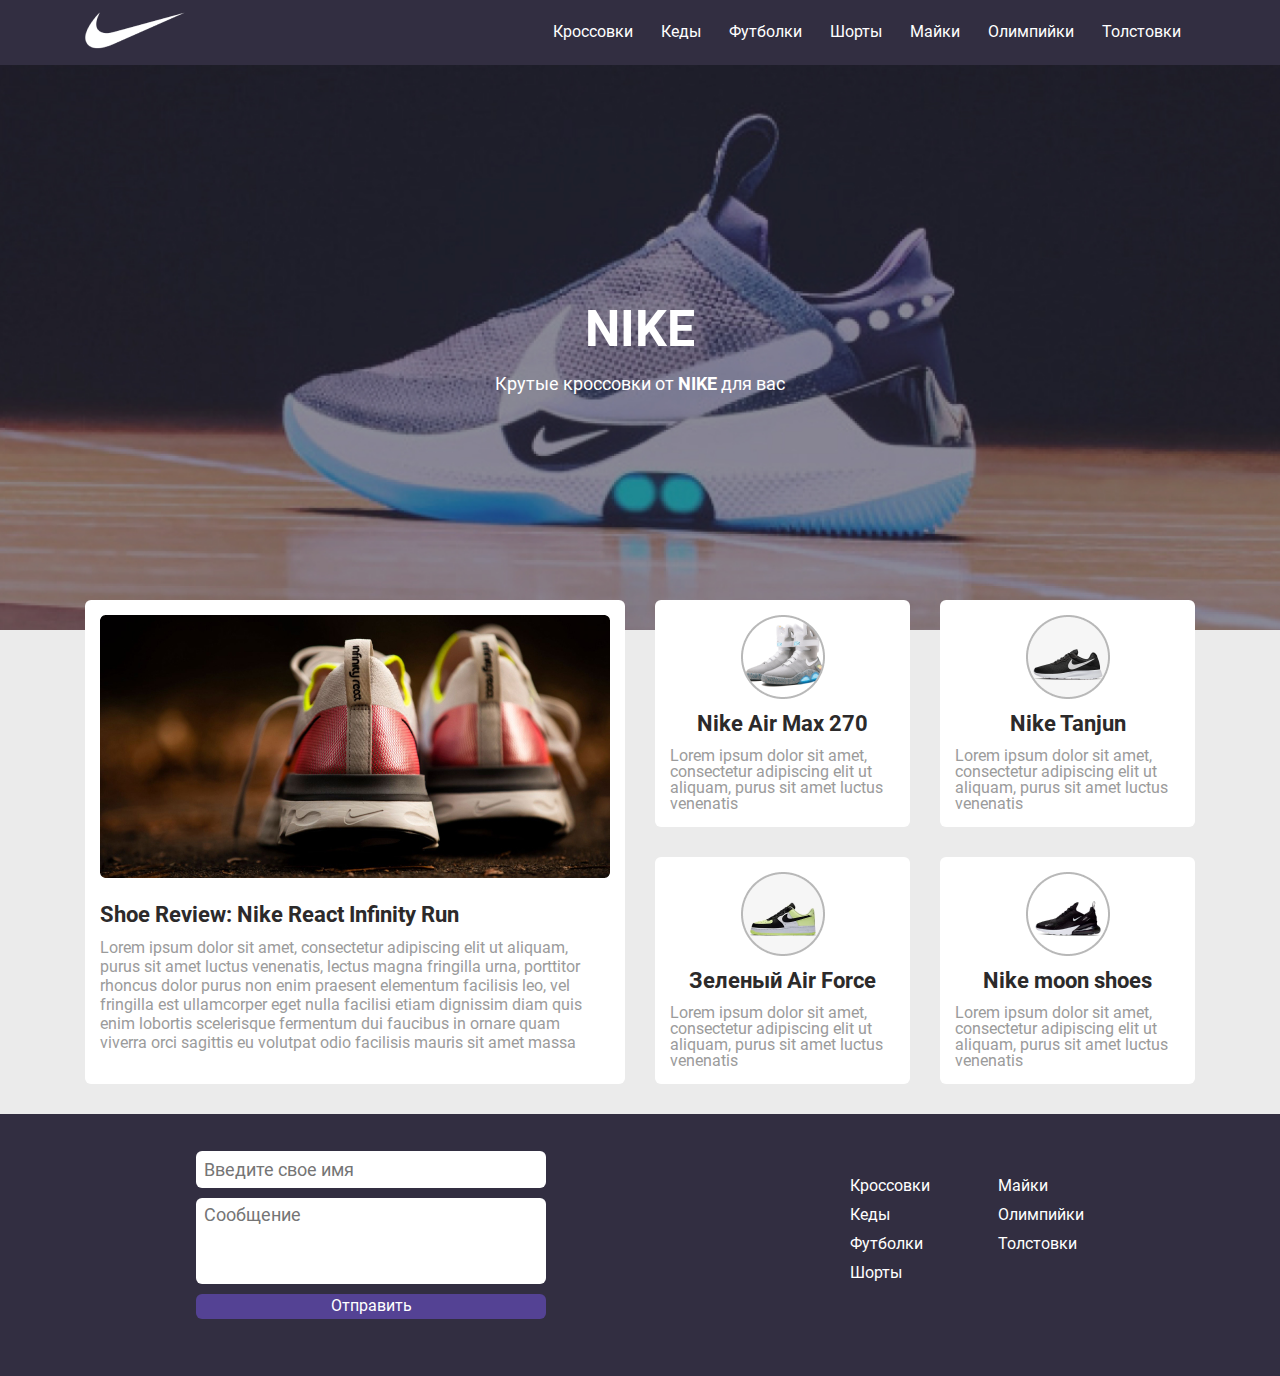
<file: index.html>
<!DOCTYPE html>
<html lang="en">

<head>
    <meta charset="UTF-8">
    <meta http-equiv="X-UA-Compatible" content="IE=edge">
    <meta name="viewport" content="width=device-width, initial-scale=1.0">
    <title>Document</title>
    <link rel="stylesheet" href="styles/style.css">
</head>
    
<body>
    <div class="slider">
        <div class="slide"></div>
       
    </div>
    
    <div class="navigate">
        <div class="container">
            <nav class="header__nav">
                <a href="#" class="logo"><img src="images/logo.png" alt=""></a>
              <input type="checkbox" id="check">
                <ul class="header__list">
                    <li><a href="#" class="header__link">кроссовки</a></li>
                    <li><a href="#" class="header__link">кеды</a></li>
                    <li><a href="#" class="header__link">футболки</a></li>
                    <li><a href="#" class="header__link">шорты</a></li>
                    <li><a href="#" class="header__link">майки</a></li>
                    <li><a href="#" class="header__link">олимпийки</a></li>
                    <li><a href="#" class="header__link">толстовки</a></li>
                </ul>
              <label for="check" class="button">
                  <span class="bars"></span>
              </label>
            </nav>
        </div>
    </div>
    <header class="header">
        <div class="header__content">
            <h1 class="header__title">nike</h1>
            <p class="header__descr">Крутые кроссовки от <span>nike</span> для вас</p>
        </div>
    </header>
    <main class="main">
        <div class="container">
            <div class="cards">
                <div class="cards__left">
                    <img src="images/main01.jpg" alt="" width="100%">
                    <h2 class="cards__left-tl">Shoe Review: Nike React Infinity Run</h2>
                    <p class="cards__left-descr">
                        Lorem ipsum dolor sit amet, consectetur adipiscing elit ut aliquam, purus sit amet luctus
                        venenatis, lectus magna fringilla urna, porttitor rhoncus dolor purus non enim praesent
                        elementum facilisis leo, vel fringilla est ullamcorper eget nulla facilisi etiam dignissim diam
                        quis enim lobortis scelerisque fermentum dui faucibus in ornare quam viverra orci sagittis eu
                        volutpat odio facilisis mauris sit amet massa
                    </p>
                </div>
                <div class="cards__right">
                    <div class="cards__item">
                        <img src="images/main02.png" alt="">
                        <h3 class="cards__item-tl">
                            Nike Air Max 270</h3>
                        <p class="cards__item-descr">
                            Lorem ipsum dolor sit amet, consectetur adipiscing elit ut aliquam, 
                            purus sit amet luctus
                            venenatis
                        </p>
                    </div>
                    <div class="cards__item">
                        <img src="images/main03.png" alt="">
                        <h3 class="cards__item-tl">
                            Nike Tanjun</h3>
                        <p class="cards__item-descr">
                            Lorem ipsum dolor sit amet, consectetur adipiscing elit ut aliquam, 
                            purus sit amet luctus
                            venenatis
                        </p>
                    </div>
                    <div class="cards__item mb-0">
                        <img src="images/main04.png" alt="">
                        <h3 class="cards__item-tl">
                            Зеленый Air Force</h3>
                        <p class="cards__item-descr">
                            Lorem ipsum dolor sit amet, consectetur adipiscing elit ut aliquam, 
                            purus sit amet luctus
                            venenatis
                        </p>
                    </div>
                    <div class="cards__item mb-0">
                        <img src="images/main05.png" alt="">
                        <h3 class="cards__item-tl">
                            Nike moon shoes</h3>
                        <p class="cards__item-descr">
                            Lorem ipsum dolor sit amet, consectetur adipiscing elit ut aliquam, 
                            purus sit amet luctus
                            venenatis
                        </p>
                    </div>
                </div>
            </div>
        </div>
    </main>
    <footer class="footer">
        <div class="footer__content">
            <form class="form">
                <input type="text" placeholder="Введите свое имя" class="input">
                <textarea class="textarea" placeholder="Сообщение"></textarea>
                <button class="btn">Отправить</button>
            </form>
            <div class="footer__item">
                <ul class="footer__list">
                    <li><a href="#" class="footer__link">кроссовки</a></li>
                    <li><a href="#" class="footer__link">кеды</a></li>
                    <li><a href="#" class="footer__link">футболки</a></li>
                    <li><a href="#" class="footer__link">шорты</a></li>
                </ul>
                <ul class="footer__list">
                    <li><a href="#" class="footer__link">майки</a></li>
                    <li><a href="#" class="footer__link">олимпийки</a></li>
                    <li><a href="#" class="footer__link">толстовки</a></li>
                </ul>
            </div>
        </div>
    </footer>
</body>

</html>
</file>
<file: styles/style.css>
@font-face {
    font-family: 'Roboto';
    src: url(../fonts/Roboto-Bold.ttf);
    font-weight: 700;
}

@font-face {
    font-family: 'Roboto';
    src: url(../fonts/Roboto-Regular.ttf);
    font-weight: 400;
}

* {
    margin: 0;
    padding: 0;
    box-sizing: border-box;
    text-decoration: none;
    list-style: none;
    font-family: 'Roboto';
    border: none;
}

.container {
    max-width: 1140px;
    width: 100%;
    margin: 0 auto;
    padding: 0 15px;
}

.header {
    height: 565px;
    display: flex;
    flex-direction: column;
}

.navigate {
    background: #322e41;
    position: sticky;
    top: 0;
    z-index: 100;
}

.header__nav {
    display: flex;
    justify-content: space-between;
    align-items: center;
}
.button{
    display: none;
    align-items: center;
    justify-content: center;
    width: 40px;
    height: 40px;
    border-radius: 5px;
    background: #fff;
}
.bars{
    width: 30px;
    height: 2px;
    background: #000;
    position: relative;
    display: block;
}
.bars::before, .bars::after{
    content: '';
    display: block;
    width: 100%;
    height: 100%;
    background: #000;
    position: absolute;
}
.bars::before{
    top: -8px;
}
.bars::after{
    top: 8px;
}
.header__list {
    display: flex;
}
#check{
    display: none;
}

.header__link {
    display: block;
    padding: 23px 14px;
    font-size: 16px;
    line-height: 18.75px;
    color: #fff;
    text-transform: capitalize;
}

.header__link:hover {
    background: #fff;
    color: #d47300;
}

.header__content {
    flex-grow: 1;
    display: flex;
    flex-direction: column;
    align-items: center;
    justify-content: center;
    background: url(../images/bg.jpg);
    background-repeat: no-repeat;
    background-size: cover;
    background-position: center;
}

.header__title {
    text-transform: uppercase;
    color: #fff;
    margin-bottom: 15px;
    line-height: 58px;
    font-size: 50px;
}

.header__descr {
    color: #fff;
    font-size: 18px;
    line-height: 21px;
}

.header__descr span {
    text-transform: uppercase;
    font-weight: 700;
}

/* main */
.main {
    background: #EBEBEB;
}

.cards {
    display: flex;
    justify-content: space-between;
    position: relative;
    top: -30px;
}

.cards__left {
    border-radius: 6px;
    padding: 15px;
    background: #fff;
    max-width: 540px;
    width: 100%;
}

.cards__left-tl {
    margin: 20px 0 10px;
    color: #2c2a2a;
    font-size: 22px;
    line-height: 26px;
}

.cards__left-descr {
    color: #9b9b9b;
    font-size: 16px;
    line-height: 19px;
}

.cards__right {
    display: flex;
    flex-wrap: wrap;
    justify-content: space-between;
    max-width: 540px;
    width: 100%;
}

.cards__item {
    background: #fff;
    border-radius: 6px;
    max-width: 255px;
    width: 100%;
    display: flex;
    flex-direction: column;
    align-items: center;
    padding: 15px;
    margin-bottom: 30px;
}

.mb-0 {
    margin-bottom: 0;
}

.cards__item-tl {
    font-size: 22px;
    margin: 12px 0;
    color: #2c2a2a;
}

.cards__item-descr {
    color: #9b9b9b;
    font-size: 16px;
    line-height: 16px;
}

/* footer */
.footer {
    background: #322E41;
    padding: 37px 0 57px;
}

.footer__content {
    max-width: 918px;
    width: 100%;
    padding: 0 15px;
    margin: 0 auto;
    display: flex;
    justify-content: space-between;
}

.form {
    max-width: 350px;
    width: 100%;
    display: flex;
    flex-direction: column;
}

.input,
.textarea {
    display: block;
    background: #fff;
    border-radius: 6px;
    padding: 8px;
    font-size: 18px;
    line-height: 18px;
    color: #9B9B9B;
    margin-bottom: 10px;
}

.textarea {
    height: 86px;
    resize: none;
}

.input:focus,
.textarea:focus {
    border: none;
    outline: none;
}

.btn {
    background: #544294;
    border-radius: 6px;
    display: block;
    color: #fff;
    padding: 3px 0 4px;
    font-size: 16px;
    line-height: 18px;
}

.footer__item {
    display: flex;
    padding-top: 25px;
}

.footer__link {
    display: block;
    text-transform: capitalize;
    font-size: 16px;
    line-height: 19px;
    color: #fff;
    margin-bottom: 10px;
}
.footer__link:hover{
    color: #D57300;
}
.footer__list:first-child{
    margin-right: 68px;
}
@media(max-width: 1130px){
    .cards{
        flex-direction: column;
        align-items: center;
        
    }
    .cards__left{
        margin-bottom: 30px;   
    }
}
@media(max-width: 820px){
    .button{
        display: flex;
    }
    .header__list{
        position: fixed;
        top: 62px;
        padding-top: 50px;
        width: 230px;
        height: 100vh;
        right: -250px;
        background:rgba(0, 0, 0, 0.774);
        flex-direction: column;
        transition: 0.5s;
        padding-left: 30px;
    }
    .navigate{
        padding: 10px 0; 
    }
    #check:checked ~ .header__list{
        right: 0;
    }
}
@media(max-width: 650px){
    .footer__content{
        flex-direction: column;
        align-items: center;
    }
}
@media(max-width: 560px){
    .cards__right{
        flex-direction: column;
        align-items: center;
    }
    .mb-0{
        margin-bottom: 30px;
        
    }
}
</file>
